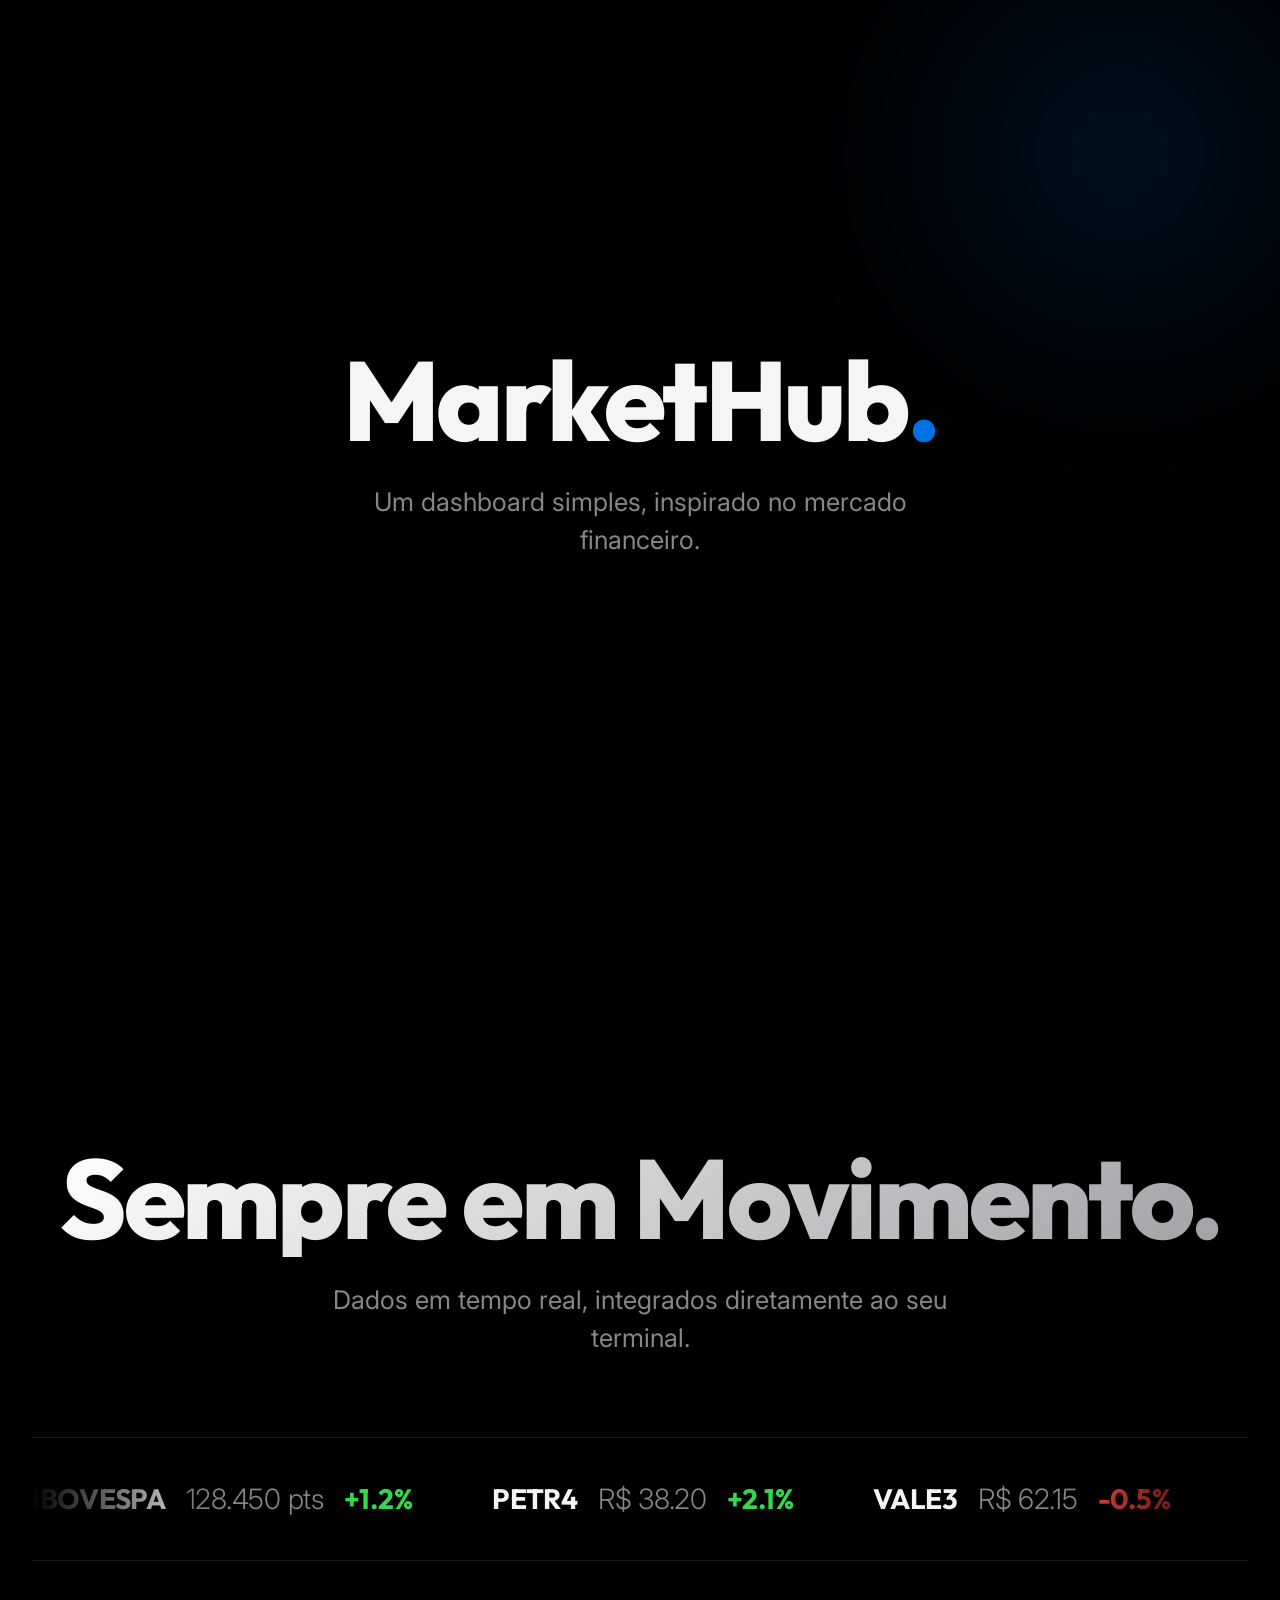
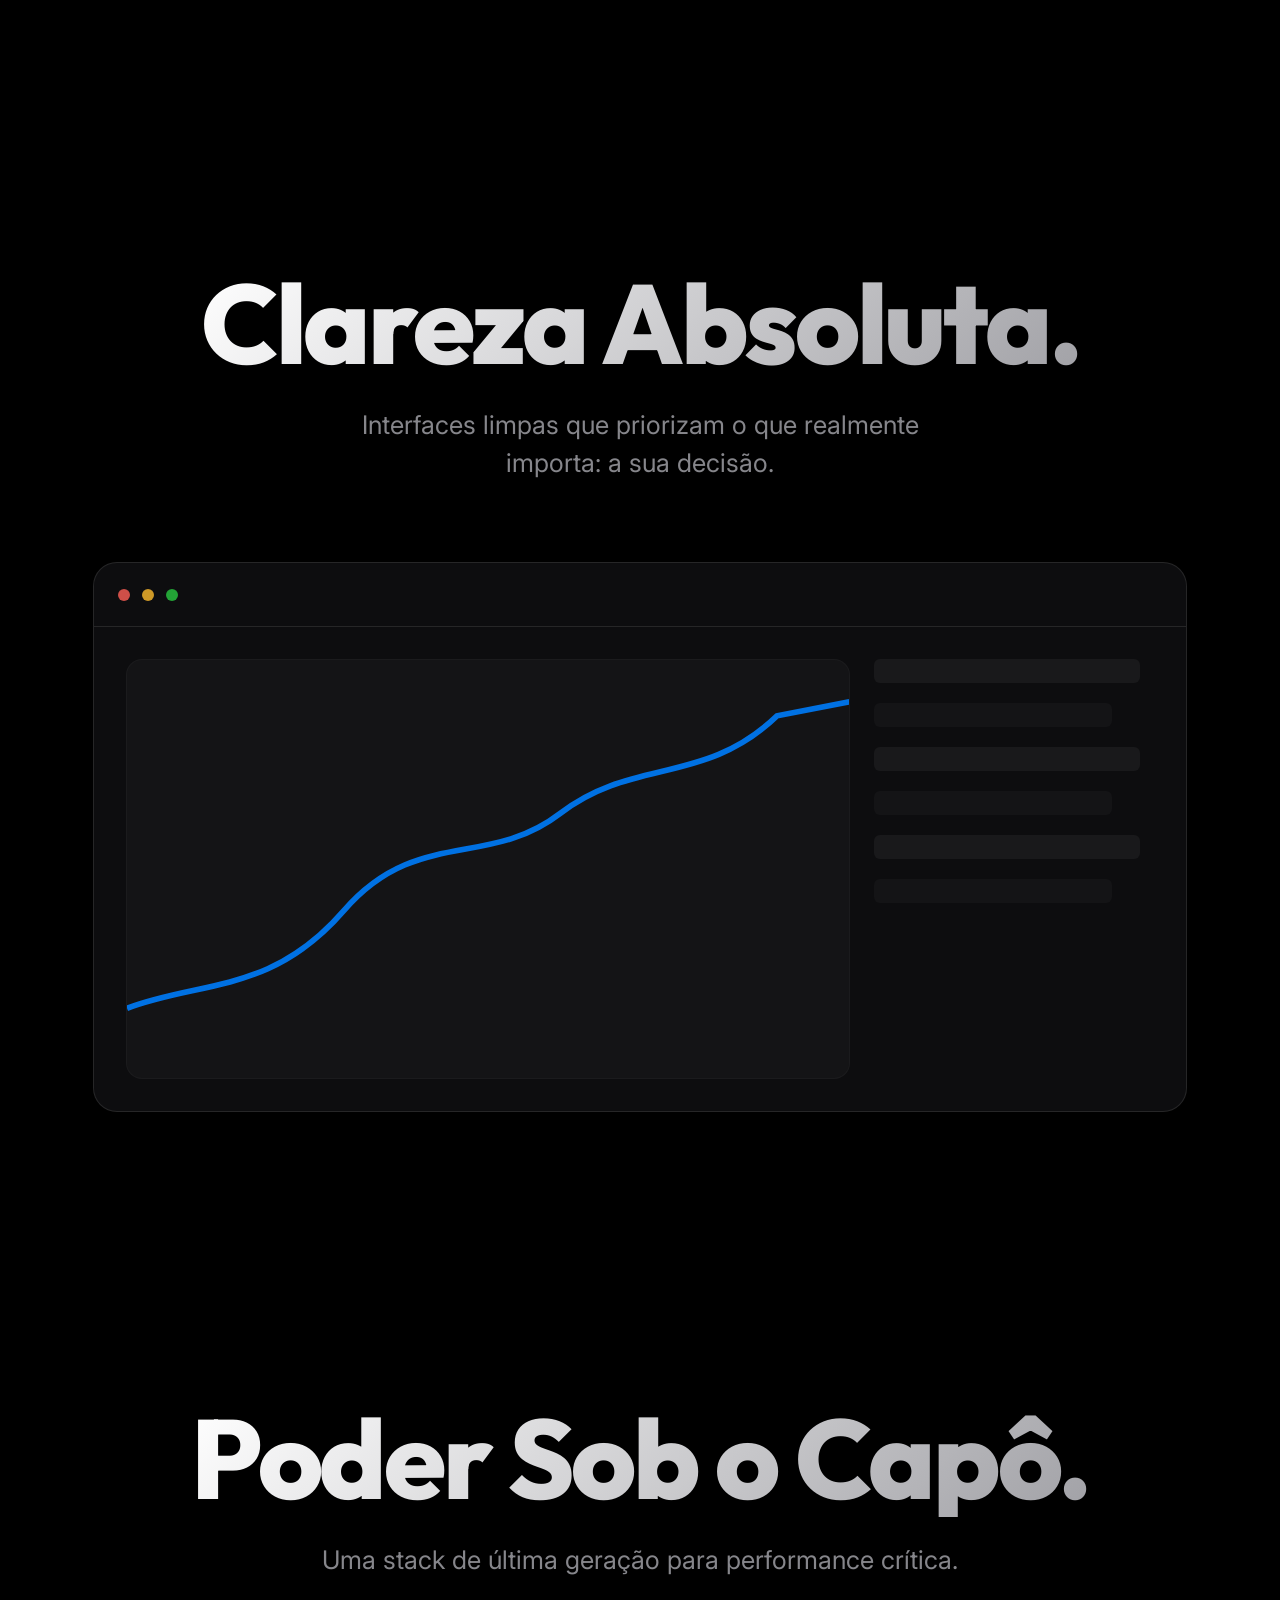
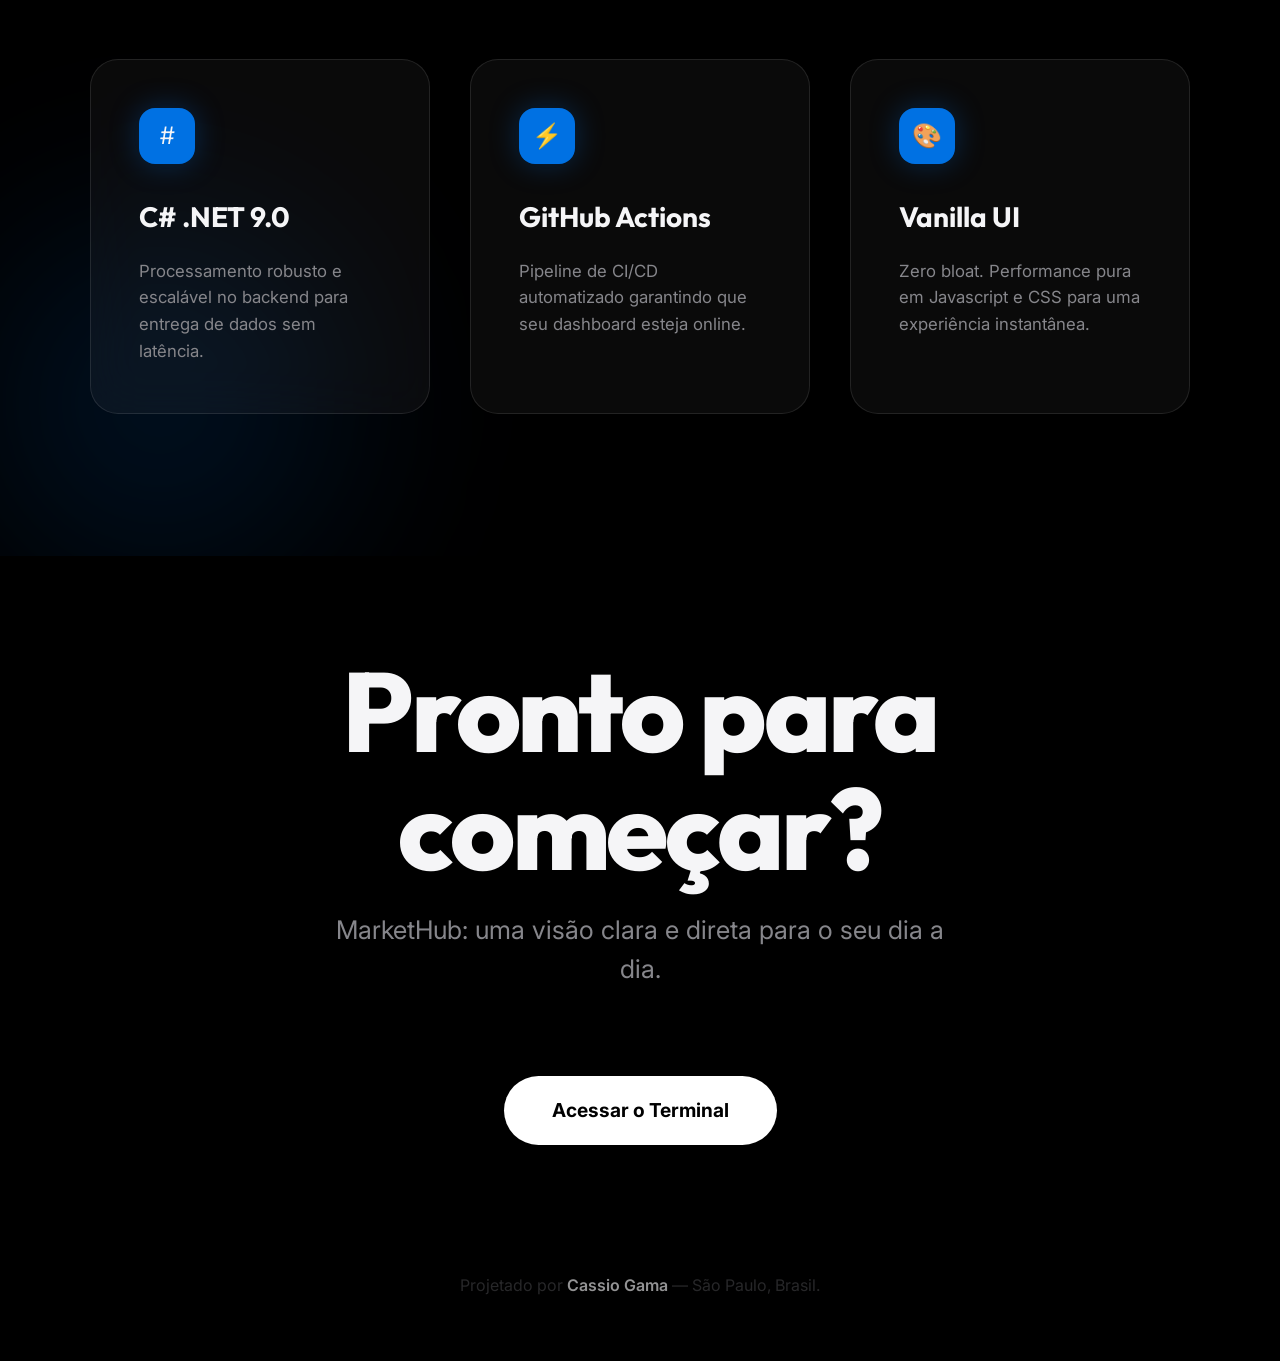
<file: index.html>
<!DOCTYPE html>
<html lang="pt-br">
<head>
    <meta charset="UTF-8">
    <meta name="viewport" content="width=device-width, initial-scale=1.0">
    <title>Introducing MarketHub | Cinematic Experience</title>
    
    <!-- SEO & Meta -->
    <meta name="description" content="A cinematic presentation of MarketHub, a high-performance financial dashboard built with C# and Vanilla JS.">
    
    <!-- Google Fonts -->
    <link rel="preconnect" href="https://fonts.googleapis.com">
    <link rel="preconnect" href="https://fonts.gstatic.com" crossorigin>
    <link href="https://fonts.googleapis.com/css2?family=Inter:wght@300;400;600;800&family=Outfit:wght@300;500;700;800&display=swap" rel="stylesheet">
    
    <!-- Stylesheet -->
    <link rel="stylesheet" href="index.css">
</head>
<body>

    <main id="main-content">
        <!-- Hero Section -->
        <header id="hero" class="section">
            <div class="glow top-right"></div>
            <div class="reveal">
                <h1 class="hero-title">MarketHub<span>.</span></h1>
                <p class="sub-title">Um dashboard simples, inspirado no mercado financeiro.</p>
            </div>
        </header>

        <!-- Ticker Reveal -->
        <section id="ticker-section" class="section">
            <div class="reveal">
                <h2 class="hero-title hero-gradient">Sempre em Movimento.</h2>
                <p class="sub-title">Dados em tempo real, integrados diretamente ao seu terminal.</p>
            </div>
            
            <div class="ticker-hero reveal-stagger">
                <div class="ticker-track" id="ticker-track">
                    <!-- Spawning mock items if live data fails, or live items -->
                    <div class="ticker-item">IBOVESPA <span class="price">128.450 pts</span> <span class="change positive">+1.2%</span></div>
                    <div class="ticker-item">PETR4 <span class="price">R$ 38.20</span> <span class="change positive">+2.1%</span></div>
                    <div class="ticker-item">VALE3 <span class="price">R$ 62.15</span> <span class="change negative">-0.5%</span></div>
                    <div class="ticker-item">Dólar <span class="price">R$ 5.05</span> <span class="change positive">+0.3%</span></div>
                </div>
            </div>
        </section>

        <!-- UI Feature Section -->
        <section id="interface" class="section">
            <div class="reveal">
                <h2 class="hero-title hero-gradient">Clareza Absoluta.</h2>
                <p class="sub-title">Interfaces limpas que priorizam o que realmente importa: a sua decisão.</p>
            </div>

            <div class="dashboard-mockup reveal-stagger">
                <div class="mockup-nav">
                    <div class="dot dot-red"></div>
                    <div class="dot dot-yellow"></div>
                    <div class="dot dot-green"></div>
                </div>
                <div class="mockup-content">
                    <div class="mock-chart">
                        <!-- SVG Chart Path -->
                        <svg viewBox="0 0 500 300" width="100%" height="100%" preserveAspectRatio="none">
                            <path class="mock-line" d="M0,250 C50,230 100,240 150,180 C200,120 250,150 300,110 C350,70 400,90 450,40 L500,30" />
                        </svg>
                    </div>
                    <div class="mock-sidebar">
                        <div class="mock-item"></div>
                        <div class="mock-item"></div>
                        <div class="mock-item"></div>
                        <div class="mock-item"></div>
                        <div class="mock-item"></div>
                        <div class="mock-item"></div>
                    </div>
                </div>
            </div>
        </section>

        <!-- Grid Tech Section -->
        <section id="tech" class="section">
            <div class="glow bottom-left"></div>
            <div class="reveal">
                <h2 class="hero-title hero-gradient">Poder Sob o Capô.</h2>
                <p class="sub-title">Uma stack de última geração para performance crítica.</p>
            </div>

            <div class="grid-reveal reveal-stagger">
                <article class="card-ghost">
                    <div class="card-icon">#</div>
                    <h3>C# .NET 9.0</h3>
                    <p>Processamento robusto e escalável no backend para entrega de dados sem latência.</p>
                </article>
                <article class="card-ghost">
                    <div class="card-icon">⚡</div>
                    <h3>GitHub Actions</h3>
                    <p>Pipeline de CI/CD automatizado garantindo que seu dashboard esteja online.</p>
                </article>
                <article class="card-ghost">
                    <div class="card-icon">🎨</div>
                    <h3>Vanilla UI</h3>
                    <p>Zero bloat. Performance pura em Javascript e CSS para uma experiência instantânea.</p>
                </article>
            </div>
        </section>

        <!-- Closing CTA -->
        <footer id="cta" class="section">
            <div class="reveal">
                <h1 class="hero-title">Pronto para<br>começar?</h1>
                <p class="sub-title" style="margin-bottom: 2.5rem;">MarketHub: uma visão clara e direta para o seu dia a dia.</p>
                <a href="https://cassio-gama.github.io/Market-Hub/" class="cta-btn" style="margin-bottom: 4rem; display: inline-block;">Acessar o Terminal</a>
                
                <p class="credit" style="font-size: 1rem; opacity: 0.6; margin-top: 4rem;">
                    Projetado por <span class="author">Cassio Gama</span> — São Paulo, Brasil.
                </p>
            </div>
        </footer>
    </main>

    <script>
        // Intersection Observer for Reveal Animations
        const observerOptions = {
            threshold: 0.2,
            rootMargin: "0px 0px -50px 0px"
        };

        const observer = new IntersectionObserver((entries) => {
            entries.forEach(entry => {
                if (entry.isIntersecting) {
                    entry.target.classList.add('active');
                }
            });
        }, observerOptions);

        document.querySelectorAll('.reveal, .reveal-stagger').forEach(el => observer.observe(el));

        // Fetch Real Live Data for Ticker Integration
        async function fetchLiveData() {
            try {
                const response = await fetch('https://cassio-gama.github.io/Market-Hub/data.json');
                if (!response.ok) throw new Error('Network response was not ok');
                const data = await response.json();
                const track = document.getElementById('ticker-track');
                
                if (data && data.length > 0) {
                    track.innerHTML = ''; // Clear defaults
                    // Double the items for seamless loop
                    const displayItems = [...data, ...data];
                    displayItems.forEach(item => {
                        const div = document.createElement('div');
                        div.className = 'ticker-item';
                        const changeClass = item.ChangePercent >= 0 ? 'positive' : 'negative';
                        const sign = item.ChangePercent >= 0 ? '+' : '';
                        div.innerHTML = `${item.Symbol} <span class="price">R$ ${item.Price.toFixed(2)}</span> <span class="change ${changeClass}">${sign}${item.ChangePercent.toFixed(2)}%</span>`;
                        track.appendChild(div);
                    });
                }
            } catch (error) {
                console.warn("Live data fetch failed. Using fallback mockups.", error);
            }
        }

        fetchLiveData();

        // Parallax effect on scroll for glows
        window.addEventListener('scroll', () => {
            const scroll = window.scrollY;
            document.querySelectorAll('.glow').forEach((glow, index) => {
                const speed = (index + 1) * 0.15;
                glow.style.transform = `translateY(${scroll * speed}px)`;
            });
        }, { passive: true });
    </script>
</body>
</html>
</file>
<file: index.css>
:root {
    /* Colors - Cinematic Palette */
    --bg-primary: #000000;
    --bg-secondary: #0a0a0c;
    
    --text-primary: #f5f5f7;
    --text-secondary: #86868b;
    --text-tertiary: #424245;
    
    --accent: #0071e3;
    --accent-light: #4096ee;
    --accent-glow: rgba(0, 113, 227, 0.3);
    
    --positive: #32d74b;
    --negative: #ff453a;
    
    /* Surfaces & Glass */
    --surface-glass: rgba(255, 255, 255, 0.04);
    --surface-glass-hover: rgba(255, 255, 255, 0.08);
    --border-glass: rgba(255, 255, 255, 0.1);
    --border-glass-bright: rgba(255, 255, 255, 0.2);
    
    /* Typography */
    --font-heading: 'Outfit', -apple-system, BlinkMacSystemFont, 'Segoe UI', Roboto, Helvetica, Arial, sans-serif;
    --font-body: 'Inter', -apple-system, BlinkMacSystemFont, 'Segoe UI', Roboto, Helvetica, Arial, sans-serif;
    
    /* Animation Speeds */
    --timing-slow: 1.2s;
    --timing-med: 0.6s;
    --timing-fast: 0.3s;
    --ease-apple: cubic-bezier(0.2, 0.8, 0.2, 1);
}

/* Reset & Base */
* {
    margin: 0;
    padding: 0;
    box-sizing: border-box;
    -webkit-font-smoothing: antialiased;
    -moz-osx-font-smoothing: grayscale;
}

body {
    background-color: var(--bg-primary);
    color: var(--text-primary);
    font-family: var(--font-body);
    line-height: 1.5;
    overflow-x: hidden;
    scrollbar-width: none;
}

body::-webkit-scrollbar {
    display: none;
}

/* Layout Containers */
main {
    width: 100%;
}

.section {
    min-height: 100vh;
    display: flex;
    flex-direction: column;
    justify-content: center;
    align-items: center;
    position: relative;
    padding: 4rem 2rem;
    text-align: center;
    overflow: hidden;
}

/* Cinematic Reveal Animations */
.reveal {
    opacity: 0;
    transform: translateY(40px) scale(0.98);
    transition: opacity var(--timing-slow) var(--ease-apple), 
                transform var(--timing-slow) var(--ease-apple);
    will-change: opacity, transform;
}

.reveal.active {
    opacity: 1;
    transform: translateY(0) scale(1);
}

.reveal-stagger {
    transition-delay: 0.3s;
}

/* Typography styles */
.hero-title {
    font-family: var(--font-heading);
    font-size: clamp(3.5rem, 10vw, 7rem);
    font-weight: 800;
    line-height: 1.05;
    letter-spacing: -0.03em;
    margin-bottom: 1.5rem;
}

.hero-title span {
    color: var(--accent);
}

.hero-gradient {
    background: linear-gradient(135deg, #ffffff 0%, #a1a1a6 100%);
    -webkit-background-clip: text;
    background-clip: text;
    -webkit-text-fill-color: transparent;
}

.sub-title {
    font-size: clamp(1.1rem, 3vw, 1.6rem);
    color: var(--text-secondary);
    max-width: 650px;
    font-weight: 400;
    margin: 0 auto;
}

/* Ticker Feature */
.ticker-hero {
    width: 100%;
    max-width: 100vw;
    background: #000;
    padding: 2.5rem 0;
    border-top: 1px solid var(--border-glass);
    border-bottom: 1px solid var(--border-glass);
    margin-top: 5rem;
    overflow: hidden;
    position: relative;
}

.ticker-hero::before,
.ticker-hero::after {
    content: '';
    position: absolute;
    top: 0;
    width: 15%;
    height: 100%;
    z-index: 2;
    pointer-events: none;
}

.ticker-hero::before { left: 0; background: linear-gradient(to right, var(--bg-primary), transparent); }
.ticker-hero::after { right: 0; background: linear-gradient(to left, var(--bg-primary), transparent); }

.ticker-track {
    display: flex;
    gap: 5rem;
    white-space: nowrap;
    animation: slide 40s linear infinite;
}

@keyframes slide {
    from { transform: translateX(0); }
    to { transform: translateX(-50%); }
}

.ticker-item {
    font-family: var(--font-heading);
    font-size: 1.75rem;
    font-weight: 700;
    display: flex;
    align-items: center;
    gap: 1.25rem;
    letter-spacing: -0.01em;
}

.ticker-item .price { color: var(--text-secondary); font-weight: 300; font-family: var(--font-body); }
.change.positive { color: var(--positive); }
.change.negative { color: var(--negative); }

/* Grid Cards */
.grid-reveal {
    display: grid;
    grid-template-columns: repeat(3, 1fr);
    gap: 2.5rem;
    width: 100%;
    max-width: 1100px;
    margin-top: 5rem;
}

.card-ghost {
    background: var(--surface-glass);
    border: 1px solid var(--border-glass);
    border-radius: 28px;
    padding: 3rem;
    text-align: left;
    backdrop-filter: blur(25px);
    -webkit-backdrop-filter: blur(25px);
    transition: transform var(--timing-med) var(--ease-apple), 
                border-color var(--timing-med) var(--ease-apple),
                background var(--timing-med) var(--ease-apple);
}

.card-ghost:hover {
    transform: translateY(-12px);
    border-color: var(--border-glass-bright);
    background: var(--surface-glass-hover);
}

.card-icon {
    width: 56px;
    height: 56px;
    background: var(--accent);
    border-radius: 16px;
    margin-bottom: 2rem;
    display: flex;
    justify-content: center;
    align-items: center;
    font-size: 1.5rem;
    box-shadow: 0 0 30px var(--accent-glow);
}

.card-ghost h3 { 
    font-family: var(--font-heading);
    font-size: 1.75rem; 
    margin-bottom: 1.25rem; 
    font-weight: 700;
}

.card-ghost p { 
    color: var(--text-secondary); 
    line-height: 1.6; 
    font-size: 1.05rem;
}

/* Dashboard Mockup */
.dashboard-mockup {
    width: 90%;
    max-width: 1100px;
    height: 550px;
    background: #0d0d0f;
    border-radius: 24px;
    border: 1px solid var(--border-glass);
    position: relative;
    overflow: hidden;
    box-shadow: 0 60px 120px rgba(0,0,0,0.9);
    margin: 5rem auto;
}

.mockup-nav {
    height: 64px;
    border-bottom: 1px solid var(--border-glass);
    padding: 0 1.5rem;
    display: flex;
    align-items: center;
    gap: 0.75rem;
}

.dot { width: 12px; height: 12px; border-radius: 50%; opacity: 0.8; }
.dot-red { background: #ff5f57; }
.dot-yellow { background: #febc2e; }
.dot-green { background: #28c840; }

.mockup-content {
    display: grid;
    grid-template-columns: 1fr 280px;
    gap: 1.5rem;
    padding: 2rem;
    height: calc(100% - 64px);
}

.mock-chart {
    background: #141416;
    border-radius: 16px;
    position: relative;
    overflow: hidden;
    border: 1px solid rgba(255,255,255,0.03);
}

.mock-line {
    stroke: var(--accent);
    stroke-width: 4;
    fill: none;
    stroke-dasharray: 2000;
    stroke-dashoffset: 2000;
}

.active .mock-line {
    animation: draw 4s var(--ease-apple) forwards;
}

@keyframes draw {
    to { stroke-dashoffset: 0; }
}

.mock-sidebar {
    display: flex;
    flex-direction: column;
    gap: 1.25rem;
}

.mock-item {
    height: 24px;
    background: rgba(255,255,255,0.05);
    border-radius: 6px;
}

.mock-item:nth-child(even) { opacity: 0.5; width: 85%; }
.mock-item:nth-child(odd) { width: 95%; }

/* Button Styles */
.cta-btn {
    background: #ffffff;
    color: #000000;
    padding: 1.25rem 3rem;
    border-radius: 100px;
    text-decoration: none;
    font-weight: 700;
    font-size: 1.2rem;
    margin-top: 3rem;
    transition: all var(--timing-fast) var(--ease-apple);
}

.cta-btn:hover {
    transform: scale(1.05) translateY(-2px);
    box-shadow: 0 10px 30px rgba(255,255,255,0.2);
}

/* Visual Glows */
.glow {
    position: absolute;
    width: 45vw;
    height: 45vw;
    background: radial-gradient(circle, var(--accent-glow) 0%, transparent 70%);
    filter: blur(80px);
    z-index: -1;
    pointer-events: none;
    opacity: 0.6;
}

.top-right { top: -15%; right: -10%; }
.bottom-left { bottom: -15%; left: -10%; }

/* Footer Credits */
.credit {
    font-family: var(--font-body);
    font-weight: 400;
    color: var(--text-tertiary);
}

.author {
    color: var(--text-primary);
    font-weight: 600;
}

/* Mobile Optimizations */
@media (max-width: 992px) {
    .grid-reveal { grid-template-columns: 1fr; max-width: 500px; }
    .dashboard-mockup { width: 95%; height: 400px; }
    .mockup-content { grid-template-columns: 1fr; }
    .mock-sidebar { display: none; }
}

@media (max-width: 600px) {
    .hero-title { font-size: 3.5rem; }
    .sub-title { font-size: 1.1rem; }
}

#cta {
    min-height: 80vh;
    padding-top: 6rem;
}
</file>
